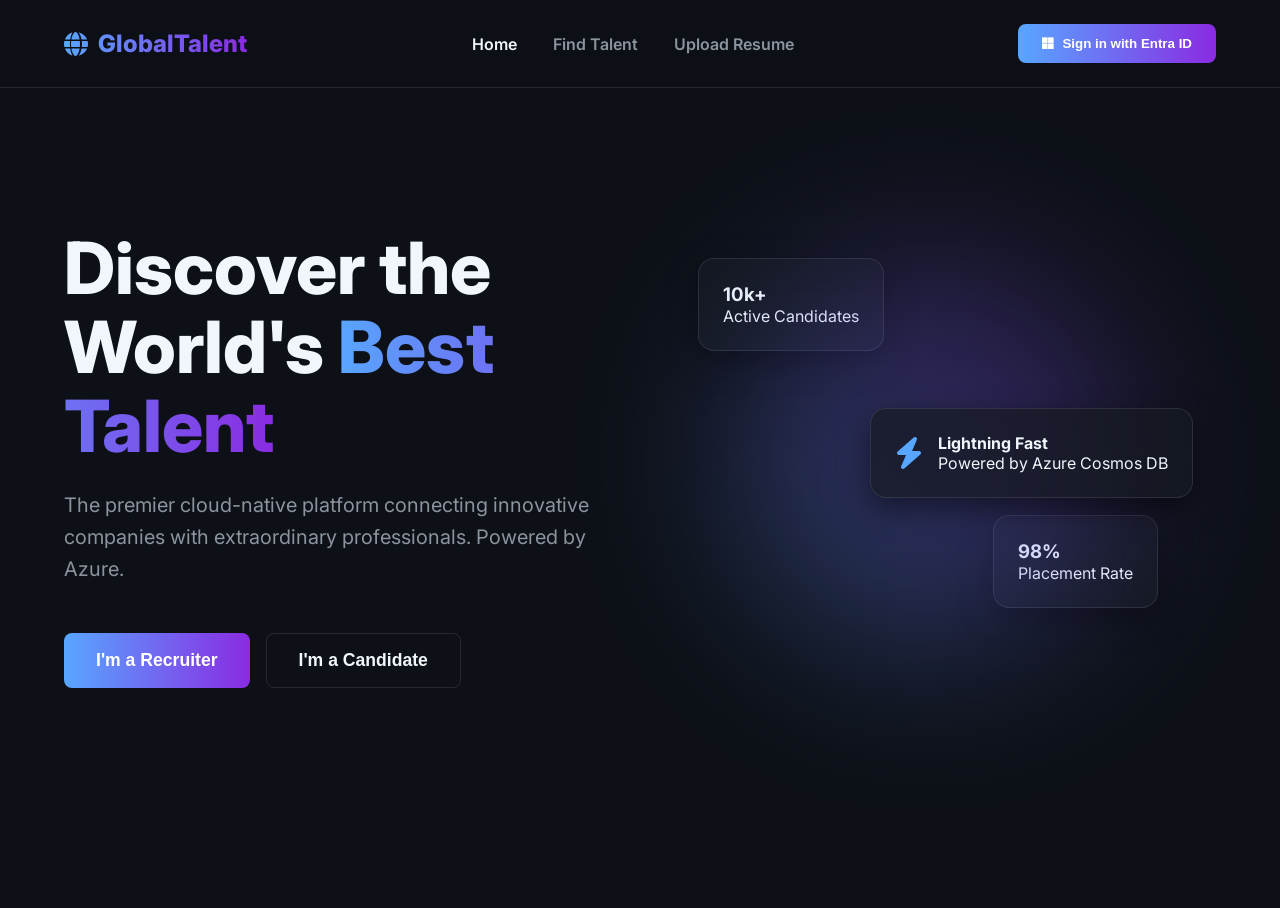
<file: frontend/index.html>
<!doctype html>
<html lang="en">
  <head>
    <meta charset="UTF-8" />
    <meta name="viewport" content="width=device-width, initial-scale=1.0" />
    <title>Global Talent Portal | Connect with Top Professionals</title>
    <meta
      name="description"
      content="Discover top candidates or upload your resume to get hired. A modern platform for recruiters and job seekers."
    />
    <link
      href="https://fonts.googleapis.com/css2?family=Inter:wght@300;400;600;800&display=swap"
      rel="stylesheet"
    />
    <link rel="stylesheet" href="css/style.css" />
    <link
      rel="stylesheet"
      href="https://cdnjs.cloudflare.com/ajax/libs/font-awesome/6.4.0/css/all.min.css"
    />
  </head>
  <body>
    <header class="navbar">
      <div class="logo"><i class="fa-solid fa-globe"></i> GlobalTalent</div>
      <nav class="nav-links">
        <a href="index.html" class="active">Home</a>
        <a href="search.html">Find Talent</a>
        <a href="upload.html">Upload Resume</a>
      </nav>
      <div class="auth-buttons">
        <button id="loginBtn" class="btn-primary" onclick="login()">
          <i class="fa-brands fa-microsoft"></i> Sign in with Entra ID
        </button>
      </div>
    </header>

    <main class="hero-section">
      <div class="hero-content">
        <h1 class="hero-title">
          Discover the World's <span>Best Talent</span>
        </h1>
        <p class="hero-subtitle">
          The premier cloud-native platform connecting innovative companies with
          extraordinary professionals. Powered by Azure.
        </p>
        <div class="hero-actions">
          <button
            class="btn-primary btn-large"
            onclick="window.location.href = 'search.html'"
          >
            I'm a Recruiter
          </button>
          <button
            class="btn-secondary btn-large"
            onclick="window.location.href = 'upload.html'"
          >
            I'm a Candidate
          </button>
        </div>
      </div>
      <div class="hero-graphics">
        <div class="glass-card stat-card stat-1">
          <h3>10k+</h3>
          <p>Active Candidates</p>
        </div>
        <div class="glass-card stat-card stat-2">
          <h3>98%</h3>
          <p>Placement Rate</p>
        </div>
        <div class="glass-card feature-card">
          <i class="fa-solid fa-bolt"></i>
          <div>
            <h4>Lightning Fast</h4>
            <p>Powered by Azure Cosmos DB</p>
          </div>
        </div>
        <div class="blob-shape"></div>
      </div>
    </main>

    <script src="https://alcdn.msauth.net/browser/2.37.0/js/msal-browser.min.js"></script>
    <script src="js/auth.js"></script>
  </body>
</html>
</file>
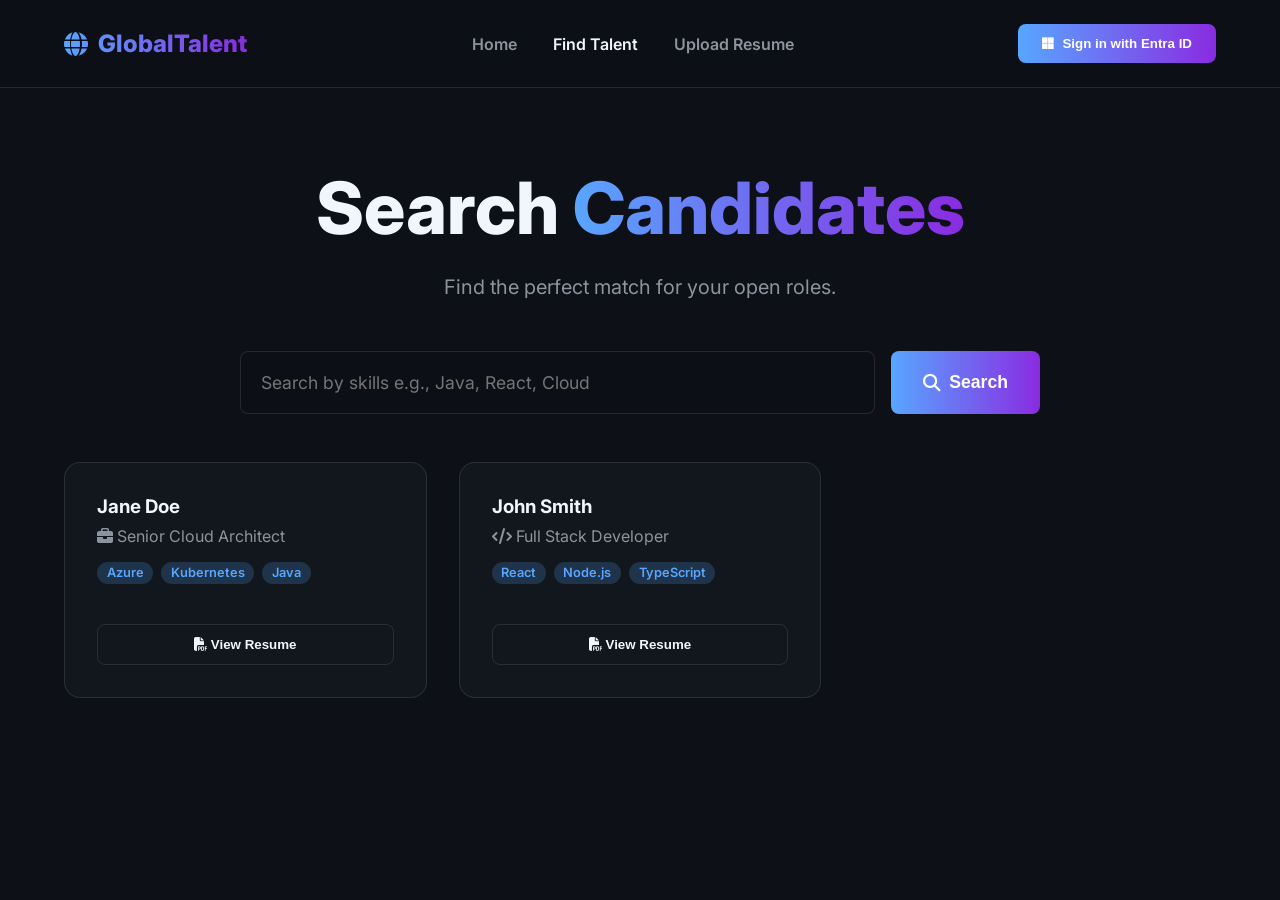
<file: frontend/search.html>
<!DOCTYPE html>
<html lang="en">
<head>
    <meta charset="UTF-8">
    <meta name="viewport" content="width=device-width, initial-scale=1.0">
    <title>Find Talent | Global Talent Portal</title>
    <link href="https://fonts.googleapis.com/css2?family=Inter:wght@300;400;600;800&display=swap" rel="stylesheet">
    <link rel="stylesheet" href="css/style.css">
    <link rel="stylesheet" href="https://cdnjs.cloudflare.com/ajax/libs/font-awesome/6.4.0/css/all.min.css">
</head>
<body>
    <header class="navbar">
        <a href="index.html" class="logo" style="text-decoration: none;">
            <i class="fa-solid fa-globe"></i> GlobalTalent
        </a>
        <nav class="nav-links">
            <a href="index.html">Home</a>
            <a href="search.html" class="active">Find Talent</a>
            <a href="upload.html">Upload Resume</a>
        </nav>
        <div class="auth-buttons">
            <button class="btn-primary" onclick="login()"><i class="fa-brands fa-microsoft"></i> Sign in with Entra ID</button>
        </div>
    </header>

    <main style="padding: 5rem 5%;">
        <div style="text-align: center; margin-bottom: 3rem;">
            <h1 class="hero-title">Search <span>Candidates</span></h1>
            <p class="hero-subtitle">Find the perfect match for your open roles.</p>
        </div>

        <div style="max-width: 800px; margin: 0 auto; display: flex; gap: 1rem;">
            <input type="text" id="searchInput" placeholder="Search by skills e.g., Java, React, Cloud" style="flex: 1; padding: 1.25rem; background: rgba(13, 17, 23, 0.8); border: 1px solid var(--surface-border); border-radius: 8px; color: white; font-size: 1.1rem; font-family: 'Inter', sans-serif;">
            <button class="btn-primary btn-large" onclick="performSearch()"><i class="fa-solid fa-search"></i> Search</button>
        </div>

        <div class="candidate-grid" id="resultsGrid">
            <!-- Example Candidate Card (Mock data for UI) -->
            <div class="candidate-card">
                <h3>Jane Doe</h3>
                <p style="color: var(--text-muted);"><i class="fa-solid fa-briefcase"></i> Senior Cloud Architect</p>
                <div class="skills">
                    <span class="skill-badge">Azure</span>
                    <span class="skill-badge">Kubernetes</span>
                    <span class="skill-badge">Java</span>
                </div>
                <button class="btn-secondary" style="width: 100%; margin-top: 1.5rem;"><i class="fa-solid fa-file-pdf"></i> View Resume</button>
            </div>
            
            <div class="candidate-card">
                <h3>John Smith</h3>
                <p style="color: var(--text-muted);"><i class="fa-solid fa-code"></i> Full Stack Developer</p>
                <div class="skills">
                    <span class="skill-badge">React</span>
                    <span class="skill-badge">Node.js</span>
                    <span class="skill-badge">TypeScript</span>
                </div>
                <button class="btn-secondary" style="width: 100%; margin-top: 1.5rem;"><i class="fa-solid fa-file-pdf"></i> View Resume</button>
            </div>
        </div>
    </main>

    <script src="https://alcdn.msauth.net/browser/2.37.0/js/msal-browser.min.js"></script>
    <script src="js/auth.js"></script>
    <script src="js/app.js"></script>
</body>
</html>
</file>
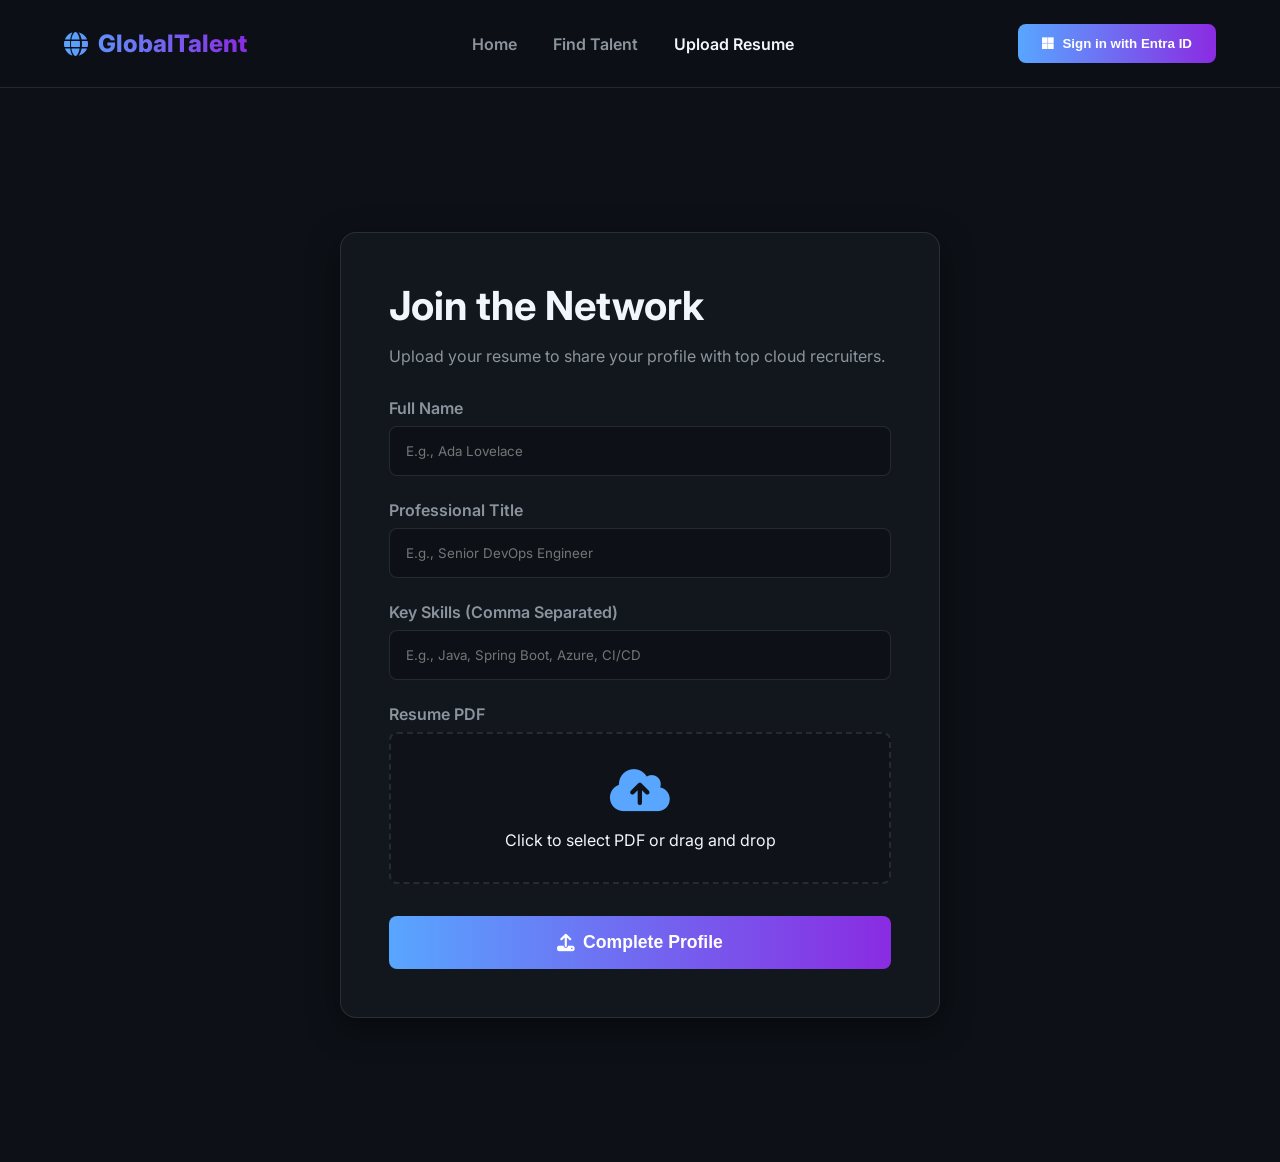
<file: frontend/upload.html>
<!DOCTYPE html>
<html lang="en">
<head>
    <meta charset="UTF-8">
    <meta name="viewport" content="width=device-width, initial-scale=1.0">
    <title>Upload Resume | Global Talent Portal</title>
    <link href="https://fonts.googleapis.com/css2?family=Inter:wght@300;400;600;800&display=swap" rel="stylesheet">
    <link rel="stylesheet" href="css/style.css">
    <link rel="stylesheet" href="https://cdnjs.cloudflare.com/ajax/libs/font-awesome/6.4.0/css/all.min.css">
</head>
<body>
    <header class="navbar">
        <a href="index.html" class="logo" style="text-decoration: none;">
            <i class="fa-solid fa-globe"></i> GlobalTalent
        </a>
        <nav class="nav-links">
            <a href="index.html">Home</a>
            <a href="search.html">Find Talent</a>
            <a href="upload.html" class="active">Upload Resume</a>
        </nav>
        <div class="auth-buttons">
            <button class="btn-primary" onclick="login()"><i class="fa-brands fa-microsoft"></i> Sign in with Entra ID</button>
        </div>
    </header>

    <main style="padding: 5rem 5%;">
        <div class="form-container">
            <h2 style="font-size: 2.5rem; margin-bottom: 1rem;">Join the Network</h2>
            <p style="color: var(--text-muted); margin-bottom: 2rem;">Upload your resume to share your profile with top cloud recruiters.</p>
            
            <form id="uploadForm" onsubmit="handleUpload(event)">
                <div class="form-group">
                    <label for="fullName">Full Name</label>
                    <input type="text" id="fullName" required placeholder="E.g., Ada Lovelace">
                </div>
                
                <div class="form-group">
                    <label for="title">Professional Title</label>
                    <input type="text" id="title" required placeholder="E.g., Senior DevOps Engineer">
                </div>
                
                <div class="form-group">
                    <label for="skills">Key Skills (Comma Separated)</label>
                    <input type="text" id="skills" required placeholder="E.g., Java, Spring Boot, Azure, CI/CD">
                </div>
                
                <div class="form-group">
                    <label for="resume">Resume PDF</label>
                    <div style="border: 2px dashed var(--surface-border); padding: 2rem; border-radius: 8px; text-align: center; background: rgba(13, 17, 23, 0.5); margin-top: 0.5rem; cursor: pointer;" onclick="document.getElementById('resume').click()">
                        <i class="fa-solid fa-cloud-arrow-up" style="font-size: 3rem; color: var(--primary-color); margin-bottom: 1rem;"></i>
                        <p>Click to select PDF or drag and drop</p>
                    </div>
                    <input type="file" id="resume" accept=".pdf" style="display: none;" onchange="updateFileName(this)">
                    <p id="fileName" style="margin-top: 0.5rem; color: var(--text-muted); font-size: 0.9rem;"></p>
                </div>
                
                <button type="submit" class="btn-primary btn-large" style="width: 100%; justify-content: center; margin-top: 2rem;"><i class="fa-solid fa-upload"></i> Complete Profile</button>
            </form>
        </div>
    </main>

    <script src="https://alcdn.msauth.net/browser/2.37.0/js/msal-browser.min.js"></script>
    <script src="js/auth.js"></script>
    <script src="js/app.js"></script>
    <script>
        function updateFileName(input) {
            if (input.files && input.files.length > 0) {
                document.getElementById('fileName').innerHTML = '<i class="fa-solid fa-file-pdf" style="color: #ff5e5e;"></i> ' + input.files[0].name;
            }
        }
    </script>
</body>
</html>
</file>
<file: frontend/css/style.css>
:root {
  --bg-color: #0d1117;
  --surface-color: rgba(22, 27, 34, 0.7);
  --surface-border: rgba(255, 255, 255, 0.1);
  --primary-color: #58a6ff;
  --secondary-color: #8a2be2;
  --text-main: #f0f6fc;
  --text-muted: #8b949e;
  --neon-glow: 0 0 20px rgba(88, 166, 255, 0.5);
}

* {
  margin: 0;
  padding: 0;
  box-sizing: border-box;
}

body {
  font-family: "Inter", sans-serif;
  background-color: var(--bg-color);
  color: var(--text-main);
  overflow-x: hidden;
  position: relative;
  min-height: 100vh;
}

/* Navbar */
.navbar {
  display: flex;
  justify-content: space-between;
  align-items: center;
  padding: 1.5rem 5%;
  background: rgba(13, 17, 23, 0.85);
  backdrop-filter: blur(10px);
  border-bottom: 1px solid var(--surface-border);
  position: sticky;
  top: 0;
  z-index: 100;
}

.logo {
  font-size: 1.5rem;
  font-weight: 800;
  display: flex;
  align-items: center;
  gap: 10px;
  background: linear-gradient(
    90deg,
    var(--primary-color),
    var(--secondary-color)
  );
  -webkit-background-clip: text;
  -webkit-text-fill-color: transparent;
}

.nav-links a {
  color: var(--text-muted);
  text-decoration: none;
  margin: 0 1rem;
  font-weight: 600;
  transition: color 0.3s;
}

.nav-links a:hover,
.nav-links a.active {
  color: var(--text-main);
}

.btn-primary {
  background: linear-gradient(
    90deg,
    var(--primary-color),
    var(--secondary-color)
  );
  color: white;
  border: none;
  padding: 0.75rem 1.5rem;
  border-radius: 8px;
  font-weight: 600;
  cursor: pointer;
  transition:
    transform 0.3s,
    box-shadow 0.3s;
  display: flex;
  align-items: center;
  gap: 8px;
}

.btn-primary:hover {
  transform: translateY(-2px);
  box-shadow: var(--neon-glow);
}

.btn-secondary {
  background: transparent;
  color: var(--text-main);
  border: 1px solid var(--surface-border);
  padding: 0.75rem 1.5rem;
  border-radius: 8px;
  font-weight: 600;
  cursor: pointer;
  transition: all 0.3s;
}

.btn-secondary:hover {
  background: var(--surface-color);
  border-color: var(--primary-color);
}

.btn-large {
  padding: 1rem 2rem;
  font-size: 1.1rem;
}

/* Hero Section */
.hero-section {
  display: flex;
  justify-content: space-between;
  align-items: center;
  padding: 5rem 5% 10rem 5%;
  position: relative;
  min-height: calc(100vh - 80px);
}

.hero-content {
  flex: 1;
  max-width: 600px;
}

.hero-title {
  font-size: 4.5rem;
  line-height: 1.1;
  font-weight: 800;
  margin-bottom: 1.5rem;
}

.hero-title span {
  background: linear-gradient(
    90deg,
    var(--primary-color),
    var(--secondary-color)
  );
  -webkit-background-clip: text;
  -webkit-text-fill-color: transparent;
}

.hero-subtitle {
  font-size: 1.25rem;
  color: var(--text-muted);
  margin-bottom: 3rem;
  line-height: 1.6;
}

.hero-actions {
  display: flex;
  gap: 1rem;
}

/* Graphics/Glassmorphism */
.hero-graphics {
  flex: 1;
  position: relative;
  display: flex;
  justify-content: center;
  align-items: center;
  min-height: 500px;
}

.glass-card {
  background: var(--surface-color);
  backdrop-filter: blur(20px);
  border: 1px solid var(--surface-border);
  border-radius: 16px;
  padding: 1.5rem;
  box-shadow: 0 10px 30px rgba(0, 0, 0, 0.5);
  position: absolute;
  animation: float 6s ease-in-out infinite;
}

.stat-card.stat-1 {
  top: 10%;
  left: 10%;
  animation-delay: 0s;
}
.stat-card.stat-2 {
  bottom: 20%;
  right: 10%;
  animation-delay: 2s;
}
.feature-card {
  top: 40%;
  left: 40%;
  display: flex;
  align-items: center;
  gap: 15px;
  animation-delay: 1s;
  z-index: 10;
}
.feature-card i {
  font-size: 2rem;
  color: var(--primary-color);
}

.blob-shape {
  position: absolute;
  width: 400px;
  height: 400px;
  background: linear-gradient(
    45deg,
    var(--primary-color),
    var(--secondary-color)
  );
  border-radius: 50%;
  filter: blur(80px);
  opacity: 0.3;
  z-index: 0;
  animation: pulse 10s infinite alternate;
}

@keyframes float {
  0% {
    transform: translateY(0px);
  }
  50% {
    transform: translateY(-20px);
  }
  100% {
    transform: translateY(0px);
  }
}

@keyframes pulse {
  0% {
    transform: scale(1);
    opacity: 0.2;
  }
  100% {
    transform: scale(1.2);
    opacity: 0.4;
  }
}

/* Form Styles */
.form-container {
  max-width: 600px;
  margin: 4rem auto;
  background: var(--surface-color);
  padding: 3rem;
  border-radius: 16px;
  border: 1px solid var(--surface-border);
  box-shadow: 0 10px 30px rgba(0, 0, 0, 0.5);
}

.form-group {
  margin-bottom: 1.5rem;
}

.form-group label {
  display: block;
  margin-bottom: 0.5rem;
  color: var(--text-muted);
  font-weight: 600;
}

.form-group input,
.form-group textarea {
  width: 100%;
  padding: 1rem;
  background: rgba(13, 17, 23, 0.8);
  border: 1px solid var(--surface-border);
  border-radius: 8px;
  color: white;
  font-family: "Inter", sans-serif;
  transition: border-color 0.3s;
}

.form-group input:focus,
.form-group textarea:focus {
  outline: none;
  border-color: var(--primary-color);
  box-shadow: var(--neon-glow);
}

/* Search Results */
.candidate-grid {
  display: grid;
  grid-template-columns: repeat(auto-fill, minmax(300px, 1fr));
  gap: 2rem;
  margin-top: 3rem;
}

.candidate-card {
  background: var(--surface-color);
  border: 1px solid var(--surface-border);
  border-radius: 16px;
  padding: 2rem;
  transition:
    transform 0.3s,
    border-color 0.3s;
}

.candidate-card:hover {
  transform: translateY(-5px);
  border-color: var(--primary-color);
}
.candidate-card h3 {
  margin-bottom: 0.5rem;
}
.candidate-card .skills {
  display: flex;
  flex-wrap: wrap;
  gap: 0.5rem;
  margin: 1rem 0;
}
.candidate-card .skill-badge {
  background: rgba(88, 166, 255, 0.2);
  color: var(--primary-color);
  padding: 0.2rem 0.6rem;
  border-radius: 12px;
  font-size: 0.8rem;
  font-weight: 600;
}
</file>
